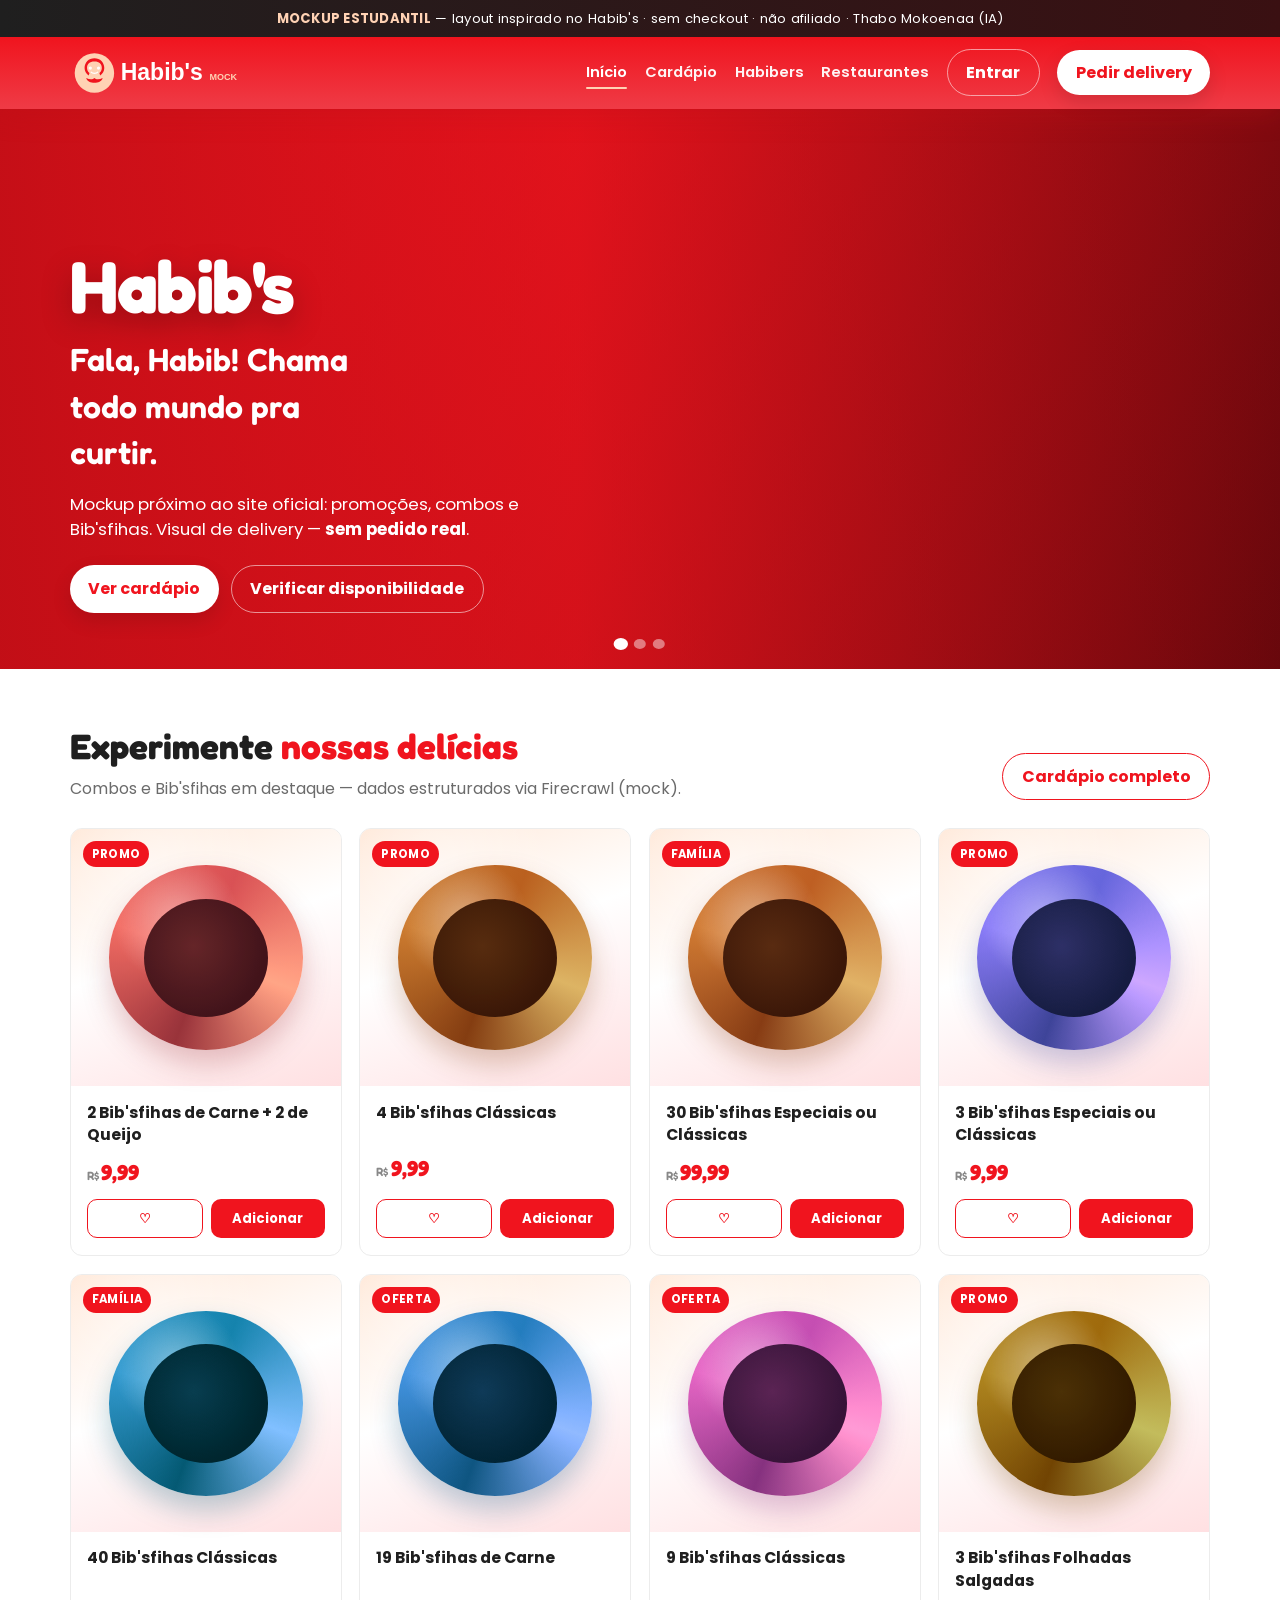
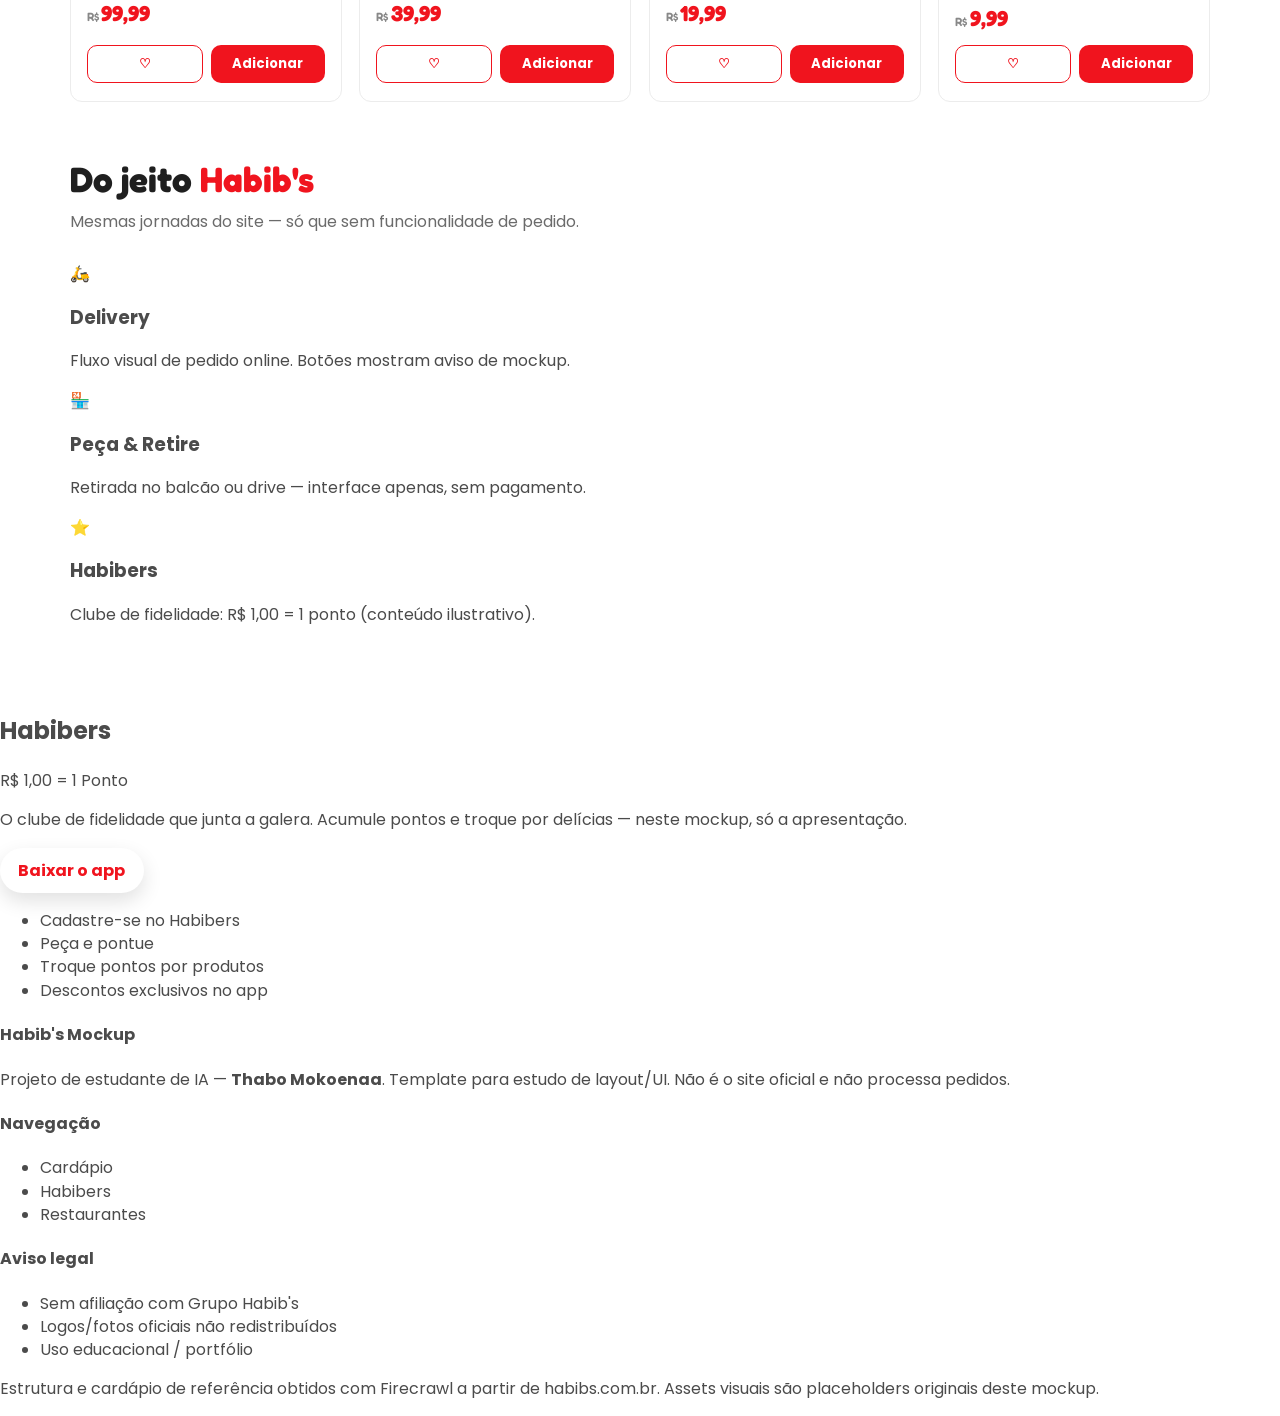
<file: index.html>
<!DOCTYPE html>
<html lang="pt-BR">
  <head>
    <meta charset="UTF-8" />
    <meta name="viewport" content="width=device-width, initial-scale=1" />
    <title>Habib's Mockup | Projeto estudantil — Thabo Mokoenaa</title>
    <meta name="description" content="Mockup educacional inspirado no layout do Habib's. Sem checkout, sem afiliação oficial. Projeto de estudante de IA — Thabo Mokoenaa." />
    <meta name="robots" content="noindex, nofollow" />
    <link rel="preconnect" href="https://fonts.googleapis.com" />
    <link rel="preconnect" href="https://fonts.gstatic.com" crossorigin />
    <link href="https://fonts.googleapis.com/css2?family=Fredoka:wght@500;600;700&family=Poppins:wght@400;500;600;700;800&display=swap" rel="stylesheet" />
    <link rel="stylesheet" href="css/styles.css" />
  </head>
  <body>
    <div class="mock-banner"><strong>MOCKUP ESTUDANTIL</strong> — layout inspirado no Habib's · sem checkout · não afiliado · Thabo Mokoenaa (IA)</div>
    <header class="site-header">
      <div class="header-inner">
        <a class="logo" href="index.html" aria-label="Habib's Mockup — início"><img src="assets/logo-mock.svg" alt="Habib's Mock" width="200" height="46" /></a>
        <button class="menu-toggle" type="button" aria-expanded="false" aria-label="Abrir menu">☰</button>
        <nav class="nav" aria-label="Principal">
          <a href="index.html" aria-current="page">Início</a>
          <a href="pages/cardapio.html">Cardápio</a>
          <a href="pages/habibers.html">Habibers</a>
          <a href="pages/restaurantes.html">Restaurantes</a>
          <button class="btn btn-ghost" type="button" data-mock="login">Entrar</button>
          <button class="btn btn-primary" type="button" data-mock="delivery">Pedir delivery</button>
        </nav>
      </div>
    </header>
    <section class="hero" aria-label="Destaques">
      <div class="hero-slides" aria-hidden="true">
        <div class="hero-slide is-active" style="background-image: linear-gradient(135deg, #f0141e, #8b0a10), radial-gradient(circle at 70% 40%, #ffd2b4aa, transparent 50%)"></div>
        <div class="hero-slide" style="background-image: linear-gradient(120deg, #c40e16, #f0141e 40%, #ff8a65), radial-gradient(circle at 20% 80%, #ffe8d8aa, transparent 45%)"></div>
        <div class="hero-slide" style="background-image: linear-gradient(160deg, #9b0d13, #ef3b46), radial-gradient(circle at 80% 20%, #ffd2b4bb, transparent 40%)"></div>
      </div>
      <div class="hero-content">
        <div class="brand-mark">Habib's</div>
        <h1>Fala, Habib! Chama todo mundo pra curtir.</h1>
        <p>Mockup próximo ao site oficial: promoções, combos e Bib'sfihas. Visual de delivery — <strong>sem pedido real</strong>.</p>
        <div class="hero-actions">
          <a class="btn btn-primary" href="pages/cardapio.html">Ver cardápio</a>
          <button class="btn btn-ghost" type="button" data-mock="delivery">Verificar disponibilidade</button>
        </div>
      </div>
      <div class="hero-dots" aria-label="Controles do carrossel"></div>
    </section>
    <section class="section">
      <div class="section-head">
        <div><h2>Experimente <em>nossas delícias</em></h2><p>Combos e Bib'sfihas em destaque — dados estruturados via Firecrawl (mock).</p></div>
        <a class="btn btn-outline" href="pages/cardapio.html">Cardápio completo</a>
      </div>
      <div class="grid" id="home-products" aria-live="polite"></div>
    </section>
    <section class="section" style="padding-top: 0">
      <div class="section-head"><div><h2>Do jeito <em>Habib's</em></h2><p>Mesmas jornadas do site — só que sem funcionalidade de pedido.</p></div></div>
      <div class="features">
        <article class="feature"><div class="icon" aria-hidden="true">🛵</div><h3>Delivery</h3><p>Fluxo visual de pedido online. Botões mostram aviso de mockup.</p></article>
        <article class="feature"><div class="icon" aria-hidden="true">🏪</div><h3>Peça &amp; Retire</h3><p>Retirada no balcão ou drive — interface apenas, sem pagamento.</p></article>
        <article class="feature"><div class="icon" aria-hidden="true">⭐</div><h3>Habibers</h3><p>Clube de fidelidade: R$ 1,00 = 1 ponto (conteúdo ilustrativo).</p></article>
      </div>
    </section>
    <section class="habibers">
      <div class="habibers-inner">
        <div>
          <h2>Habibers</h2>
          <p class="points">R$ 1,00 = 1 Ponto</p>
          <p>O clube de fidelidade que junta a galera. Acumule pontos e troque por delícias — neste mockup, só a apresentação.</p>
          <button class="btn btn-primary" type="button" data-mock="app">Baixar o app</button>
        </div>
        <div class="points-card"><ul><li>Cadastre-se no Habibers</li><li>Peça e pontue</li><li>Troque pontos por produtos</li><li>Descontos exclusivos no app</li></ul></div>
      </div>
    </section>
    <footer class="site-footer">
      <div class="footer-inner">
        <div><h4>Habib's Mockup</h4><p>Projeto de estudante de IA — <strong>Thabo Mokoenaa</strong>. Template para estudo de layout/UI. Não é o site oficial e não processa pedidos.</p></div>
        <div><h4>Navegação</h4><ul><li><a href="pages/cardapio.html">Cardápio</a></li><li><a href="pages/habibers.html">Habibers</a></li><li><a href="pages/restaurantes.html">Restaurantes</a></li></ul></div>
        <div><h4>Aviso legal</h4><ul><li>Sem afiliação com Grupo Habib's</li><li>Logos/fotos oficiais não redistribuídos</li><li>Uso educacional / portfólio</li></ul></div>
      </div>
      <p class="footer-note">Estrutura e cardápio de referência obtidos com Firecrawl a partir de habibs.com.br. Assets visuais são placeholders originais deste mockup.</p>
    </footer>
    <script type="module" src="js/app.js"></script>
  </body>
</html>
</file>
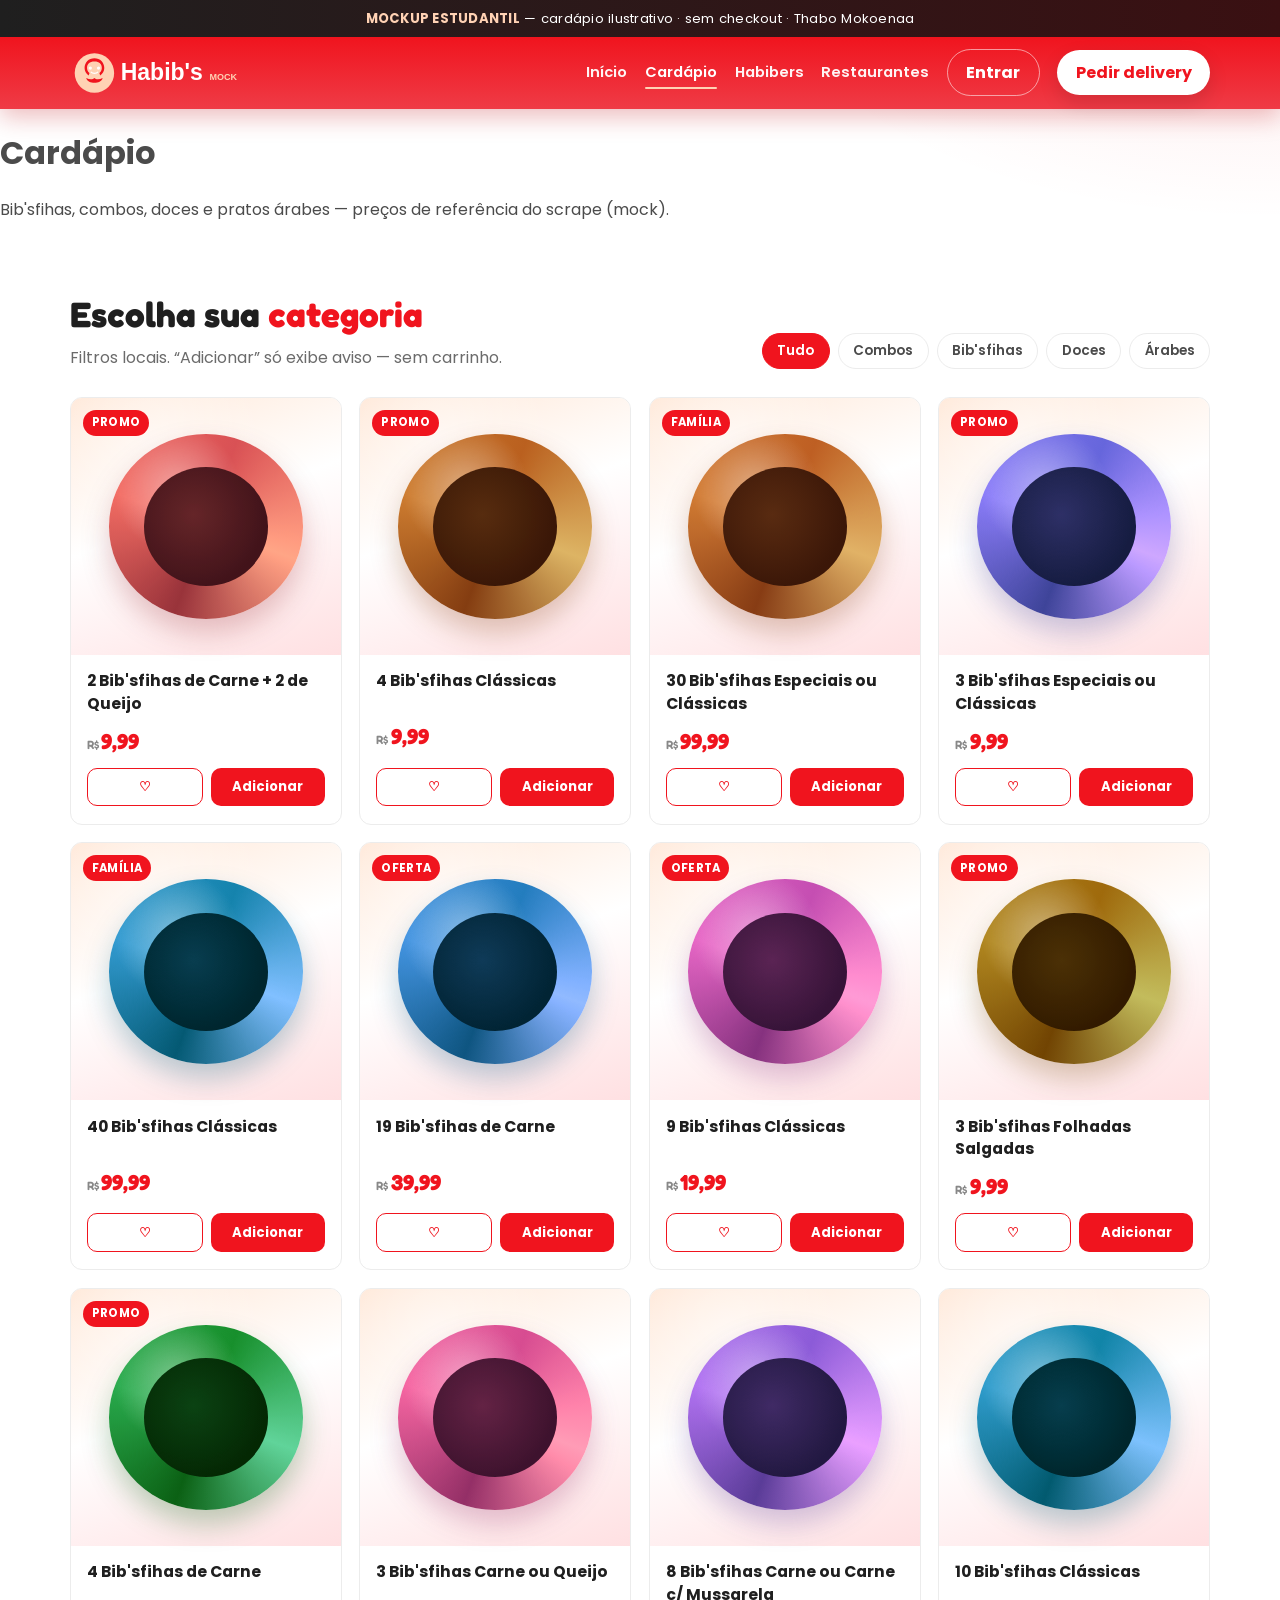
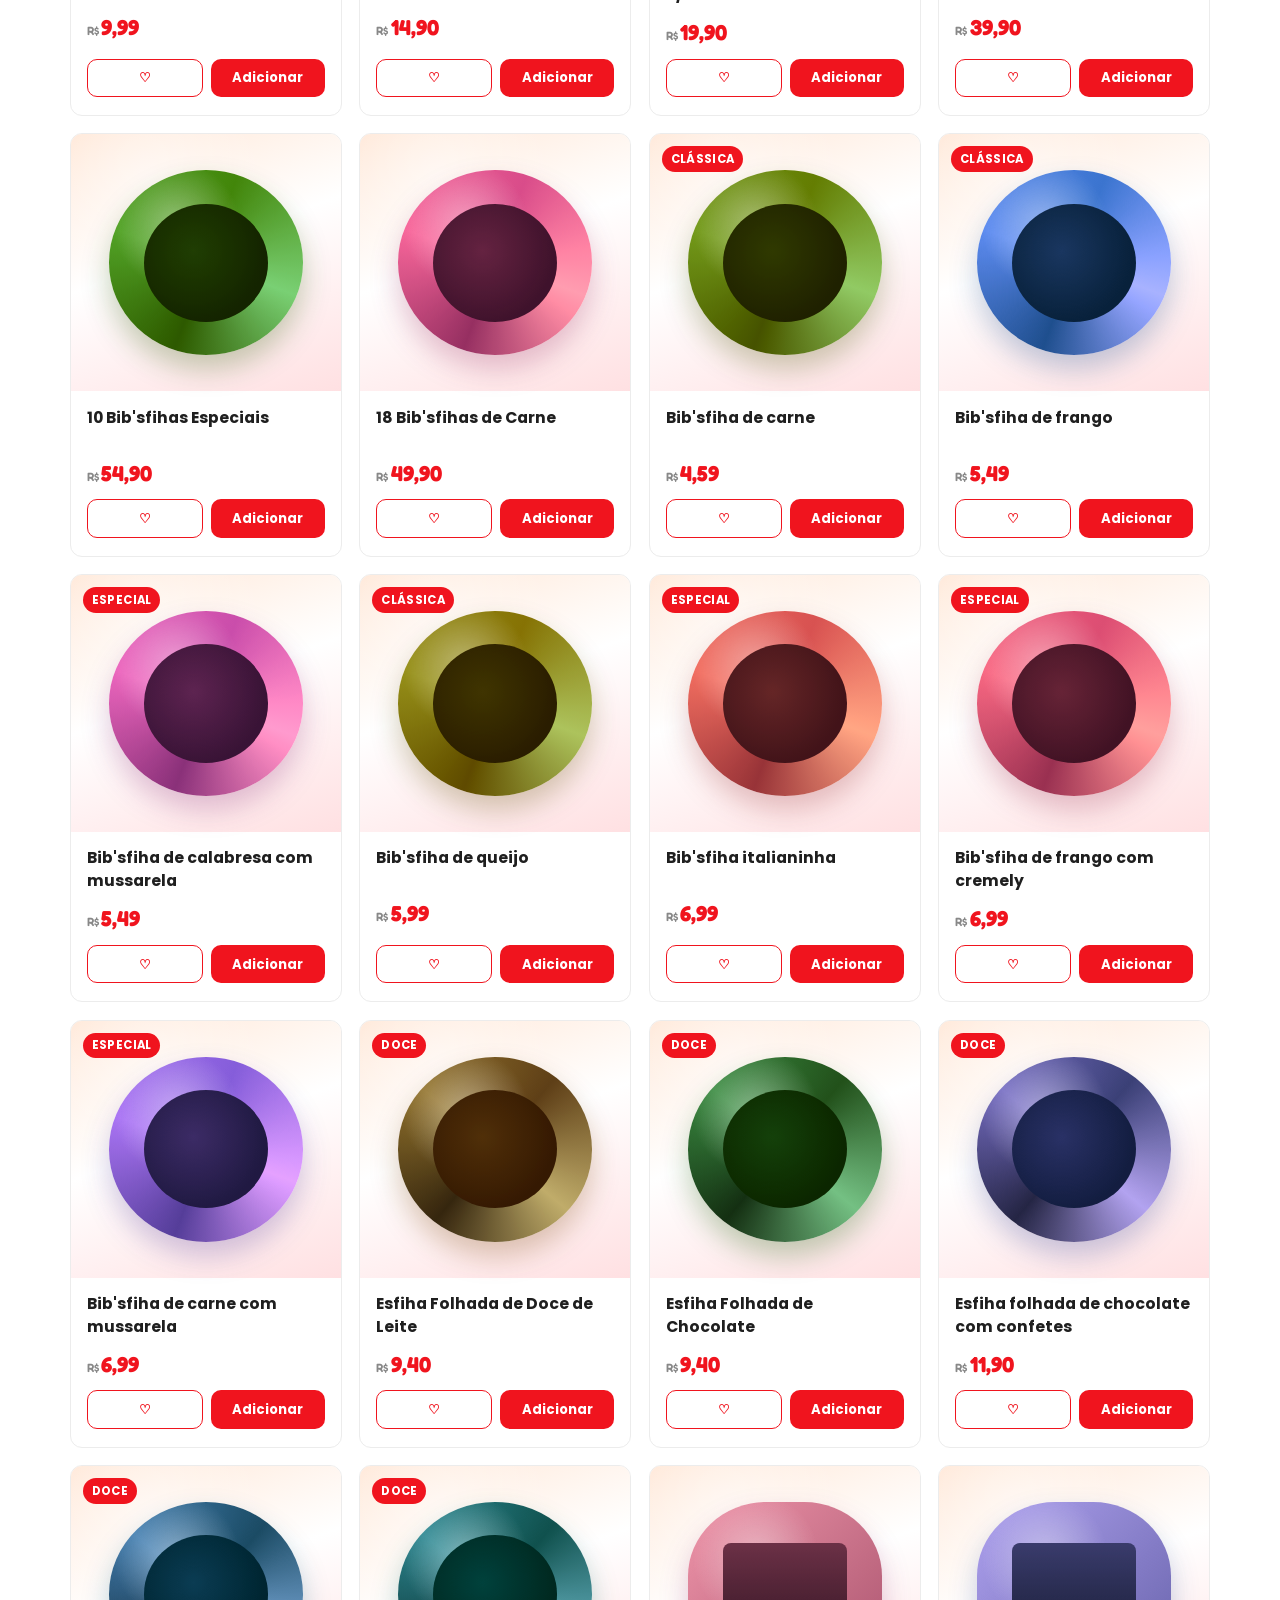
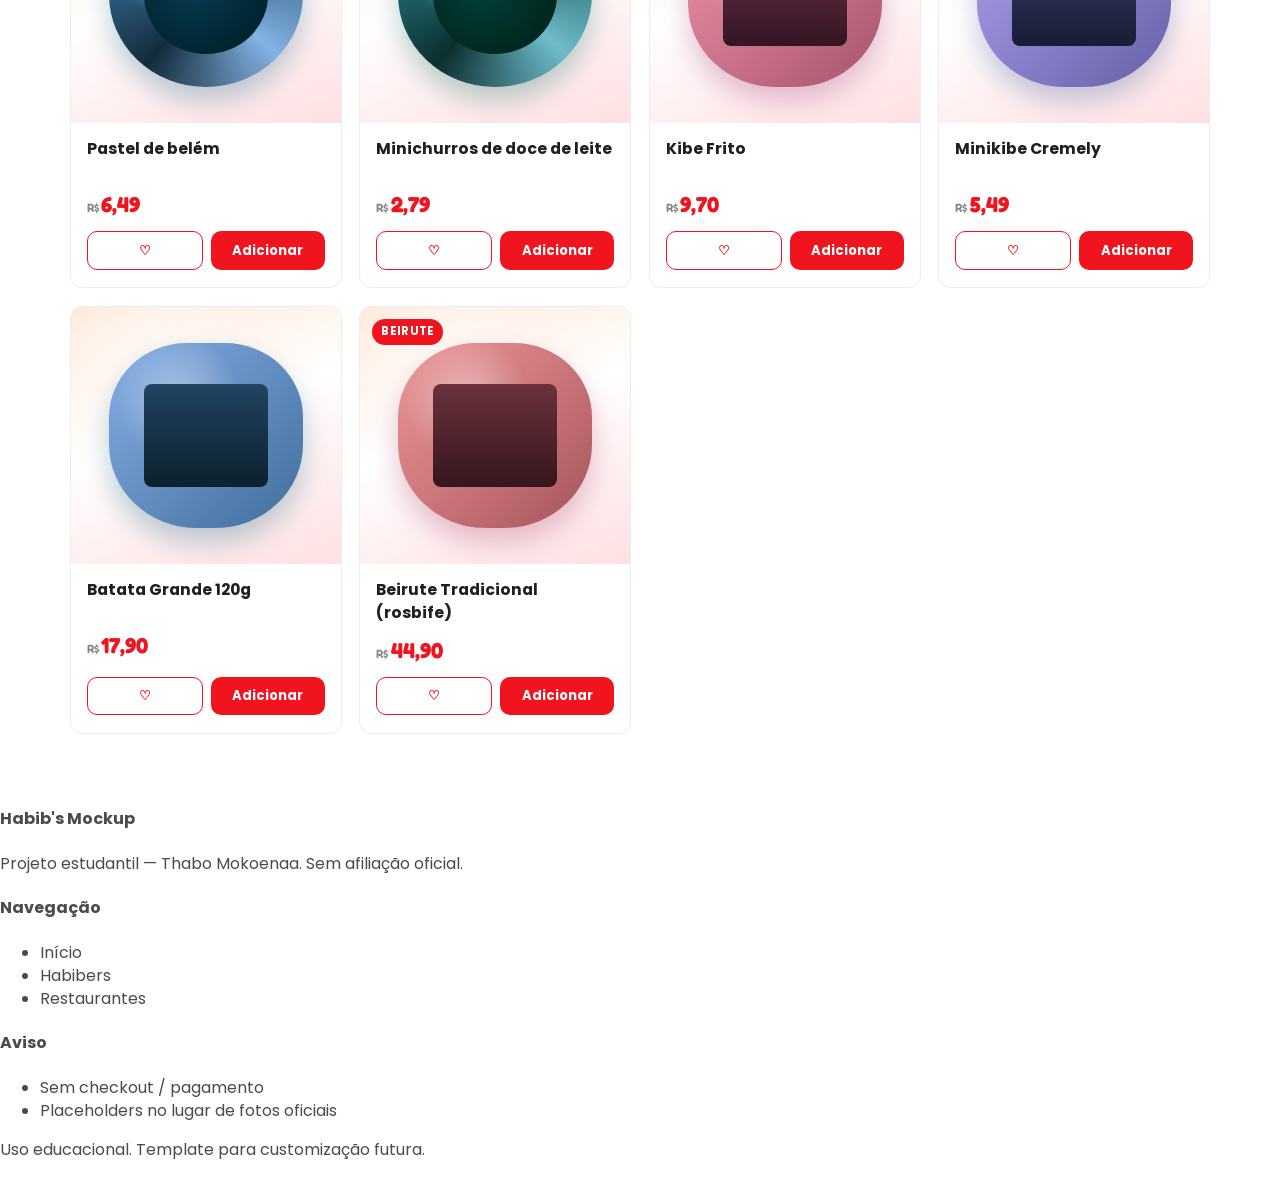
<file: pages/cardapio.html>
<!DOCTYPE html>
<html lang="pt-BR">
  <head>
    <meta charset="UTF-8" />
    <meta name="viewport" content="width=device-width, initial-scale=1" />
    <title>Cardápio | Habib's Mockup — Thabo Mokoenaa</title>
    <meta name="robots" content="noindex, nofollow" />
    <link rel="preconnect" href="https://fonts.googleapis.com" />
    <link rel="preconnect" href="https://fonts.gstatic.com" crossorigin />
    <link href="https://fonts.googleapis.com/css2?family=Fredoka:wght@500;600;700&family=Poppins:wght@400;500;600;700;800&display=swap" rel="stylesheet" />
    <link rel="stylesheet" href="../css/styles.css" />
  </head>
  <body>
    <div class="mock-banner"><strong>MOCKUP ESTUDANTIL</strong> — cardápio ilustrativo · sem checkout · Thabo Mokoenaa</div>
    <header class="site-header">
      <div class="header-inner">
        <a class="logo" href="../index.html" aria-label="Habib's Mockup — início"><img src="../assets/logo-mock.svg" alt="Habib's Mock" width="200" height="46" /></a>
        <button class="menu-toggle" type="button" aria-expanded="false" aria-label="Abrir menu">☰</button>
        <nav class="nav" aria-label="Principal">
          <a href="../index.html">Início</a>
          <a href="cardapio.html" aria-current="page">Cardápio</a>
          <a href="habibers.html">Habibers</a>
          <a href="restaurantes.html">Restaurantes</a>
          <button class="btn btn-ghost" type="button" data-mock="login">Entrar</button>
          <button class="btn btn-primary" type="button" data-mock="delivery">Pedir delivery</button>
        </nav>
      </div>
    </header>
    <div class="page-hero"><div class="page-hero-inner"><h1>Cardápio</h1><p>Bib'sfihas, combos, doces e pratos árabes — preços de referência do scrape (mock).</p></div></div>
    <section class="section">
      <div class="section-head">
        <div><h2>Escolha sua <em>categoria</em></h2><p>Filtros locais. “Adicionar” só exibe aviso — sem carrinho.</p></div>
        <div class="filters" role="tablist" aria-label="Categorias">
          <button class="chip is-active" type="button" data-filter="all">Tudo</button>
          <button class="chip" type="button" data-filter="combos">Combos</button>
          <button class="chip" type="button" data-filter="bibsfihas">Bib'sfihas</button>
          <button class="chip" type="button" data-filter="doces">Doces</button>
          <button class="chip" type="button" data-filter="arabes">Árabes</button>
        </div>
      </div>
      <div class="grid" id="menu-products" aria-live="polite"></div>
    </section>
    <footer class="site-footer">
      <div class="footer-inner">
        <div><h4>Habib's Mockup</h4><p>Projeto estudantil — Thabo Mokoenaa. Sem afiliação oficial.</p></div>
        <div><h4>Navegação</h4><ul><li><a href="../index.html">Início</a></li><li><a href="habibers.html">Habibers</a></li><li><a href="restaurantes.html">Restaurantes</a></li></ul></div>
        <div><h4>Aviso</h4><ul><li>Sem checkout / pagamento</li><li>Placeholders no lugar de fotos oficiais</li></ul></div>
      </div>
      <p class="footer-note">Uso educacional. Template para customização futura.</p>
    </footer>
    <script type="module" src="../js/app.js"></script>
  </body>
</html>
</file>
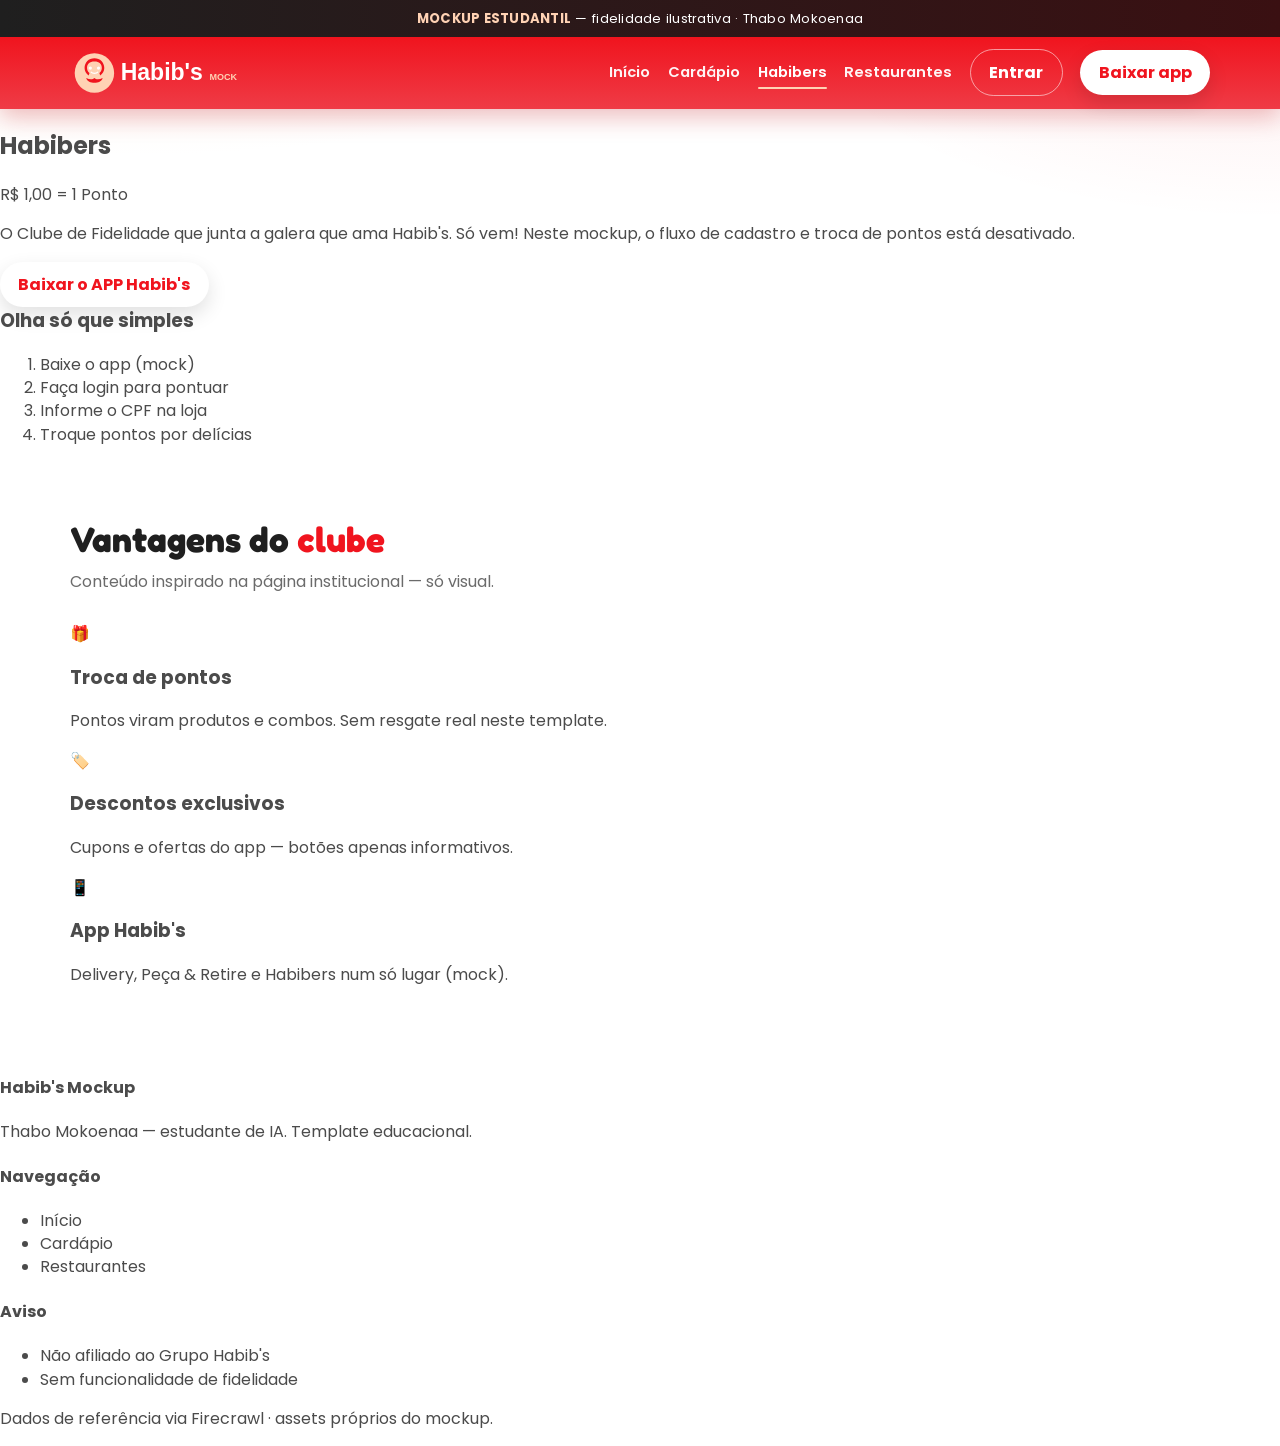
<file: pages/habibers.html>
<!DOCTYPE html>
<html lang="pt-BR">
  <head>
    <meta charset="UTF-8" />
    <meta name="viewport" content="width=device-width, initial-scale=1" />
    <title>Habibers | Habib's Mockup — Thabo Mokoenaa</title>
    <meta name="robots" content="noindex, nofollow" />
    <link rel="preconnect" href="https://fonts.googleapis.com" />
    <link rel="preconnect" href="https://fonts.gstatic.com" crossorigin />
    <link href="https://fonts.googleapis.com/css2?family=Fredoka:wght@500;600;700&family=Poppins:wght@400;500;600;700;800&display=swap" rel="stylesheet" />
    <link rel="stylesheet" href="../css/styles.css" />
  </head>
  <body>
    <div class="mock-banner"><strong>MOCKUP ESTUDANTIL</strong> — fidelidade ilustrativa · Thabo Mokoenaa</div>
    <header class="site-header">
      <div class="header-inner">
        <a class="logo" href="../index.html" aria-label="Habib's Mockup — início"><img src="../assets/logo-mock.svg" alt="Habib's Mock" width="200" height="46" /></a>
        <button class="menu-toggle" type="button" aria-expanded="false" aria-label="Abrir menu">☰</button>
        <nav class="nav" aria-label="Principal">
          <a href="../index.html">Início</a>
          <a href="cardapio.html">Cardápio</a>
          <a href="habibers.html" aria-current="page">Habibers</a>
          <a href="restaurantes.html">Restaurantes</a>
          <button class="btn btn-ghost" type="button" data-mock="login">Entrar</button>
          <button class="btn btn-primary" type="button" data-mock="app">Baixar app</button>
        </nav>
      </div>
    </header>
    <section class="habibers" style="margin: 0">
      <div class="habibers-inner">
        <div>
          <h2>Habibers</h2>
          <p class="points">R$ 1,00 = 1 Ponto</p>
          <p>O Clube de Fidelidade que junta a galera que ama Habib's. Só vem! Neste mockup, o fluxo de cadastro e troca de pontos está desativado.</p>
          <button class="btn btn-primary" type="button" data-mock="app">Baixar o APP Habib's</button>
        </div>
        <div class="points-card">
          <h3 style="margin-top: 0">Olha só que simples</h3>
          <ol><li>Baixe o app (mock)</li><li>Faça login para pontuar</li><li>Informe o CPF na loja</li><li>Troque pontos por delícias</li></ol>
        </div>
      </div>
    </section>
    <section class="section">
      <div class="section-head"><div><h2>Vantagens do <em>clube</em></h2><p>Conteúdo inspirado na página institucional — só visual.</p></div></div>
      <div class="features">
        <article class="feature"><div class="icon">🎁</div><h3>Troca de pontos</h3><p>Pontos viram produtos e combos. Sem resgate real neste template.</p></article>
        <article class="feature"><div class="icon">🏷️</div><h3>Descontos exclusivos</h3><p>Cupons e ofertas do app — botões apenas informativos.</p></article>
        <article class="feature"><div class="icon">📱</div><h3>App Habib's</h3><p>Delivery, Peça &amp; Retire e Habibers num só lugar (mock).</p></article>
      </div>
    </section>
    <footer class="site-footer">
      <div class="footer-inner">
        <div><h4>Habib's Mockup</h4><p>Thabo Mokoenaa — estudante de IA. Template educacional.</p></div>
        <div><h4>Navegação</h4><ul><li><a href="../index.html">Início</a></li><li><a href="cardapio.html">Cardápio</a></li><li><a href="restaurantes.html">Restaurantes</a></li></ul></div>
        <div><h4>Aviso</h4><ul><li>Não afiliado ao Grupo Habib's</li><li>Sem funcionalidade de fidelidade</li></ul></div>
      </div>
      <p class="footer-note">Dados de referência via Firecrawl · assets próprios do mockup.</p>
    </footer>
    <script type="module" src="../js/app.js"></script>
  </body>
</html>
</file>
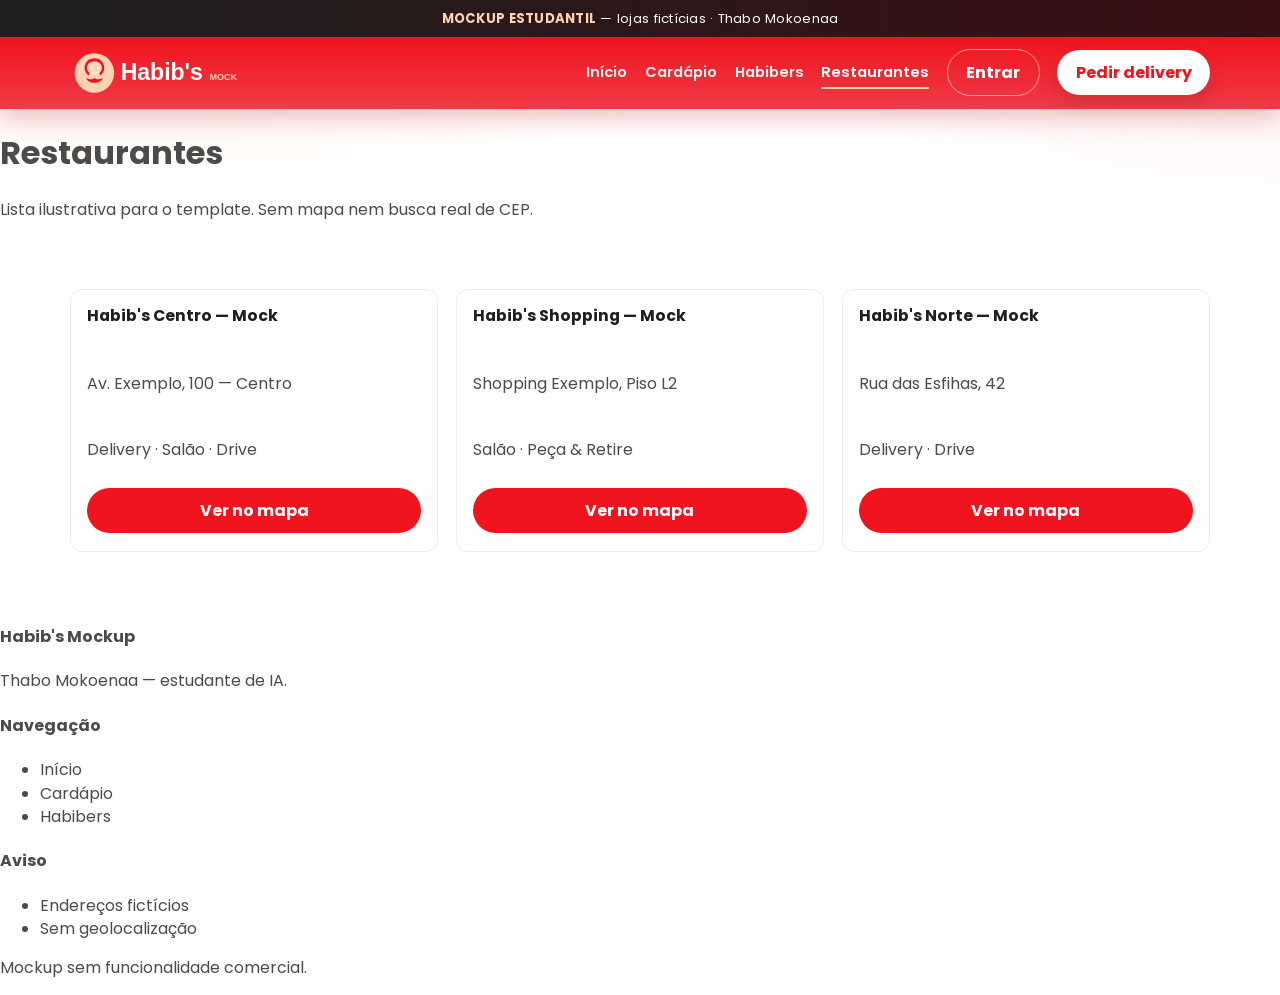
<file: pages/restaurantes.html>
<!DOCTYPE html>
<html lang="pt-BR">
  <head>
    <meta charset="UTF-8" />
    <meta name="viewport" content="width=device-width, initial-scale=1" />
    <title>Restaurantes | Habib's Mockup — Thabo Mokoenaa</title>
    <meta name="robots" content="noindex, nofollow" />
    <link rel="preconnect" href="https://fonts.googleapis.com" />
    <link rel="preconnect" href="https://fonts.gstatic.com" crossorigin />
    <link href="https://fonts.googleapis.com/css2?family=Fredoka:wght@500;600;700&family=Poppins:wght@400;500;600;700;800&display=swap" rel="stylesheet" />
    <link rel="stylesheet" href="../css/styles.css" />
  </head>
  <body>
    <div class="mock-banner"><strong>MOCKUP ESTUDANTIL</strong> — lojas fictícias · Thabo Mokoenaa</div>
    <header class="site-header">
      <div class="header-inner">
        <a class="logo" href="../index.html" aria-label="Habib's Mockup — início"><img src="../assets/logo-mock.svg" alt="Habib's Mock" width="200" height="46" /></a>
        <button class="menu-toggle" type="button" aria-expanded="false" aria-label="Abrir menu">☰</button>
        <nav class="nav" aria-label="Principal">
          <a href="../index.html">Início</a>
          <a href="cardapio.html">Cardápio</a>
          <a href="habibers.html">Habibers</a>
          <a href="restaurantes.html" aria-current="page">Restaurantes</a>
          <button class="btn btn-ghost" type="button" data-mock="login">Entrar</button>
          <button class="btn btn-primary" type="button" data-mock="delivery">Pedir delivery</button>
        </nav>
      </div>
    </header>
    <div class="page-hero"><div class="page-hero-inner"><h1>Restaurantes</h1><p>Lista ilustrativa para o template. Sem mapa nem busca real de CEP.</p></div></div>
    <section class="section">
      <div class="grid" style="grid-template-columns: repeat(auto-fit, minmax(260px, 1fr))">
        <article class="card"><div class="card-body"><h3>Habib's Centro — Mock</h3><p>Av. Exemplo, 100 — Centro</p><p>Delivery · Salão · Drive</p><button class="btn btn-red" type="button" data-mock="delivery">Ver no mapa</button></div></article>
        <article class="card"><div class="card-body"><h3>Habib's Shopping — Mock</h3><p>Shopping Exemplo, Piso L2</p><p>Salão · Peça &amp; Retire</p><button class="btn btn-red" type="button" data-mock="delivery">Ver no mapa</button></div></article>
        <article class="card"><div class="card-body"><h3>Habib's Norte — Mock</h3><p>Rua das Esfihas, 42</p><p>Delivery · Drive</p><button class="btn btn-red" type="button" data-mock="delivery">Ver no mapa</button></div></article>
      </div>
    </section>
    <footer class="site-footer">
      <div class="footer-inner">
        <div><h4>Habib's Mockup</h4><p>Thabo Mokoenaa — estudante de IA.</p></div>
        <div><h4>Navegação</h4><ul><li><a href="../index.html">Início</a></li><li><a href="cardapio.html">Cardápio</a></li><li><a href="habibers.html">Habibers</a></li></ul></div>
        <div><h4>Aviso</h4><ul><li>Endereços fictícios</li><li>Sem geolocalização</li></ul></div>
      </div>
      <p class="footer-note">Mockup sem funcionalidade comercial.</p>
    </footer>
    <script type="module" src="../js/app.js"></script>
  </body>
</html>
</file>
<file: css/styles.css>
:root {
  --red: #f0141e;
  --red-2: #ef3b46;
  --red-deep: #c40e16;
  --peach: #ffd2b4;
  --peach-soft: #ffe8d8;
  --ink: #4b4b4b;
  --ink-strong: #1f1f1f;
  --bg: #ffffff;
  --bg-soft: #f7f7f7;
  --line: #ececec;
  --shadow: 0 12px 40px rgba(240, 20, 30, 0.12);
  --radius: 12px;
  --header-h: 72px;
  --font: "Poppins", "Segoe UI", sans-serif;
  --display: "Fredoka", "Poppins", sans-serif;
}

*,
*::before,
*::after {
  box-sizing: border-box;
}

html {
  scroll-behavior: smooth;
}

body {
  margin: 0;
  font-family: var(--font);
  color: var(--ink);
  background:
    radial-gradient(1200px 500px at 10% -10%, rgba(255, 210, 180, 0.45), transparent 60%),
    radial-gradient(900px 400px at 100% 0%, rgba(240, 20, 30, 0.08), transparent 55%),
    var(--bg);
  line-height: 1.45;
}

img {
  max-width: 100%;
  display: block;
}

a {
  color: inherit;
  text-decoration: none;
}

button {
  font: inherit;
  cursor: pointer;
  border: 0;
  background: none;
}

.sr-only {
  position: absolute;
  width: 1px;
  height: 1px;
  padding: 0;
  margin: -1px;
  overflow: hidden;
  clip: rect(0, 0, 0, 0);
  border: 0;
}

/* Mock banner */
.mock-banner {
  position: sticky;
  top: 0;
  z-index: 100;
  background: linear-gradient(90deg, #1f1f1f, #3a1012);
  color: #fff;
  text-align: center;
  padding: 0.55rem 1rem;
  font-size: 0.82rem;
  letter-spacing: 0.02em;
}

.mock-banner strong {
  color: var(--peach);
}

/* Header */
.site-header {
  position: sticky;
  top: 34px;
  z-index: 90;
  height: var(--header-h);
  background: linear-gradient(180deg, var(--red) 0%, var(--red-2) 100%);
  color: #fff;
  box-shadow: 0 8px 24px rgba(192, 14, 22, 0.28);
}

.header-inner {
  max-width: 1180px;
  margin: 0 auto;
  height: 100%;
  padding: 0 1.25rem;
  display: flex;
  align-items: center;
  gap: 1.5rem;
}

.logo {
  display: flex;
  align-items: center;
  flex-shrink: 0;
}

.logo svg {
  height: 40px;
  width: auto;
}

.nav {
  display: flex;
  gap: 1.1rem;
  align-items: center;
  margin-left: auto;
}

.nav a {
  font-weight: 600;
  font-size: 0.92rem;
  opacity: 0.95;
  position: relative;
  transition: opacity 0.2s ease;
}

.nav a:hover,
.nav a[aria-current="page"] {
  opacity: 1;
}

.nav a[aria-current="page"]::after,
.nav a:hover::after {
  content: "";
  position: absolute;
  left: 0;
  right: 0;
  bottom: -6px;
  height: 2px;
  background: var(--peach);
  border-radius: 2px;
}

.btn {
  display: inline-flex;
  align-items: center;
  justify-content: center;
  gap: 0.4rem;
  padding: 0.7rem 1.15rem;
  border-radius: 999px;
  font-weight: 700;
  transition: transform 0.2s ease, box-shadow 0.2s ease, background 0.2s ease;
}

.btn:active {
  transform: scale(0.98);
}

.btn-primary {
  background: #fff;
  color: var(--red);
  box-shadow: 0 8px 20px rgba(0, 0, 0, 0.12);
}

.btn-primary:hover {
  background: var(--peach-soft);
}

.btn-ghost {
  background: transparent;
  color: #fff;
  border: 1.5px solid rgba(255, 255, 255, 0.55);
}

.btn-ghost:hover {
  background: rgba(255, 255, 255, 0.12);
}

.btn-red {
  background: var(--red);
  color: #fff;
}

.btn-red:hover {
  background: var(--red-deep);
}

.btn-outline {
  border: 1.5px solid var(--red);
  color: var(--red);
  background: #fff;
}

.menu-toggle {
  display: none;
  width: 42px;
  height: 42px;
  border-radius: 10px;
  background: rgba(255, 255, 255, 0.15);
  color: #fff;
  margin-left: auto;
}

/* Hero */
.hero {
  position: relative;
  overflow: hidden;
  min-height: min(72vh, 560px);
  color: #fff;
}

.hero-slides {
  position: absolute;
  inset: 0;
}

.hero-slide {
  position: absolute;
  inset: 0;
  opacity: 0;
  transition: opacity 0.7s ease;
  background-size: cover;
  background-position: center;
}

.hero-slide.is-active {
  opacity: 1;
}

.hero-slide::after {
  content: "";
  position: absolute;
  inset: 0;
  background:
    linear-gradient(90deg, rgba(192, 14, 22, 0.88) 0%, rgba(240, 20, 30, 0.55) 45%, rgba(0, 0, 0, 0.25) 100%);
}

.hero-content {
  position: relative;
  z-index: 2;
  max-width: 1180px;
  margin: 0 auto;
  padding: 4.5rem 1.25rem 3.5rem;
  display: grid;
  gap: 1rem;
  align-content: end;
  min-height: min(72vh, 560px);
}

.brand-mark {
  font-family: var(--display);
  font-size: clamp(2.8rem, 7vw, 4.6rem);
  font-weight: 700;
  line-height: 0.95;
  letter-spacing: -0.02em;
  text-shadow: 0 10px 30px rgba(0, 0, 0, 0.25);
  animation: rise 0.8s ease both;
}

.hero h1 {
  margin: 0;
  max-width: 16ch;
  font-family: var(--display);
  font-size: clamp(1.35rem, 3.2vw, 2rem);
  font-weight: 600;
  animation: rise 0.9s 0.08s ease both;
}

.hero p {
  margin: 0;
  max-width: 42ch;
  font-size: 1.05rem;
  opacity: 0.95;
  animation: rise 1s 0.14s ease both;
}

.hero-actions {
  display: flex;
  flex-wrap: wrap;
  gap: 0.75rem;
  margin-top: 0.5rem;
  animation: rise 1.05s 0.2s ease both;
}

.hero-dots {
  position: absolute;
  z-index: 3;
  left: 50%;
  bottom: 1.25rem;
  transform: translateX(-50%);
  display: flex;
  gap: 0.45rem;
}

.hero-dots button {
  width: 10px;
  height: 10px;
  border-radius: 50%;
  background: rgba(255, 255, 255, 0.45);
}

.hero-dots button.is-active {
  background: #fff;
  transform: scale(1.2);
}

@keyframes rise {
  from {
    opacity: 0;
    transform: translateY(18px);
  }
  to {
    opacity: 1;
    transform: translateY(0);
  }
}

/* Sections */
.section {
  max-width: 1180px;
  margin: 0 auto;
  padding: 3.25rem 1.25rem;
}

.section-head {
  display: flex;
  flex-wrap: wrap;
  align-items: end;
  justify-content: space-between;
  gap: 1rem;
  margin-bottom: 1.75rem;
}

.section-head h2 {
  margin: 0;
  font-family: var(--display);
  font-size: clamp(1.6rem, 3vw, 2.2rem);
  color: var(--ink-strong);
}

.section-head h2 em {
  font-style: normal;
  color: var(--red);
}

.section-head p {
  margin: 0.35rem 0 0;
  color: #6b6b6b;
}

.filters {
  display: flex;
  flex-wrap: wrap;
  gap: 0.5rem;
}

.chip {
  padding: 0.45rem 0.9rem;
  border-radius: 999px;
  background: #fff;
  border: 1px solid var(--line);
  color: var(--ink);
  font-weight: 600;
  font-size: 0.85rem;
  transition: 0.2s ease;
}

.chip.is-active,
.chip:hover {
  background: var(--red);
  border-color: var(--red);
  color: #fff;
}

/* Product grid */
.grid {
  display: grid;
  grid-template-columns: repeat(4, 1fr);
  gap: 1.1rem;
}

.card {
  background: #fff;
  border: 1px solid var(--line);
  border-radius: var(--radius);
  overflow: hidden;
  display: flex;
  flex-direction: column;
  transition: transform 0.25s ease, box-shadow 0.25s ease;
  animation: rise 0.6s ease both;
}

.card:hover {
  transform: translateY(-4px);
  box-shadow: var(--shadow);
}

.card-media {
  aspect-ratio: 1.05;
  background:
    radial-gradient(circle at 30% 20%, rgba(255, 255, 255, 0.55), transparent 40%),
    linear-gradient(160deg, var(--peach-soft), #fff 45%, #ffe0e2);
  display: grid;
  place-items: center;
  position: relative;
}

.card-media .food {
  width: 72%;
  height: 72%;
  border-radius: 50%;
  background:
    radial-gradient(circle at 35% 30%, #fff6, transparent 35%),
    conic-gradient(from 20deg, #c45c2a, #e8b06a, #8b3a1a, #d9783a, #c45c2a);
  box-shadow: 0 14px 28px rgba(139, 58, 26, 0.28);
  position: relative;
}

.card-media .food::before {
  content: "";
  position: absolute;
  inset: 18%;
  border-radius: 50%;
  background: radial-gradient(circle at 40% 40%, #5c2a14, #3d160b 70%);
}

.card[data-cat="doces"] .food {
  background:
    radial-gradient(circle at 35% 30%, #fff6, transparent 35%),
    conic-gradient(from 40deg, #6b3a22, #d4a574, #3d2314, #a86b3a, #6b3a22);
}

.card[data-cat="arabes"] .food {
  background:
    radial-gradient(circle at 35% 30%, #fff6, transparent 35%),
    linear-gradient(135deg, #c9a66b, #8a6230);
  border-radius: 40% 40% 45% 45%;
}

.card[data-cat="arabes"] .food::before {
  inset: 22% 18%;
  border-radius: 8px;
  background: linear-gradient(180deg, #5a3a1a, #2d1a0c);
}

.tag {
  position: absolute;
  top: 0.75rem;
  left: 0.75rem;
  background: var(--red);
  color: #fff;
  font-size: 0.72rem;
  font-weight: 700;
  padding: 0.28rem 0.55rem;
  border-radius: 999px;
  text-transform: uppercase;
  letter-spacing: 0.03em;
}

.card-body {
  padding: 0.95rem 1rem 1.1rem;
  display: flex;
  flex-direction: column;
  gap: 0.65rem;
  flex: 1;
}

.card-body h3 {
  margin: 0;
  font-size: 0.98rem;
  color: var(--ink-strong);
  min-height: 2.6em;
}

.price {
  font-family: var(--display);
  font-size: 1.35rem;
  font-weight: 700;
  color: var(--red);
}

.price small {
  font-size: 0.75rem;
  font-weight: 600;
  color: #888;
  margin-right: 0.15rem;
}

.card-actions {
  display: flex;
  gap: 0.5rem;
  margin-top: auto;
}

.card-actions .btn {
  flex: 1;
  padding: 0.55rem 0.7rem;
  font-size: 0.82rem;
  border-radius: 10px;
}


@import url("components.css");
</file>
